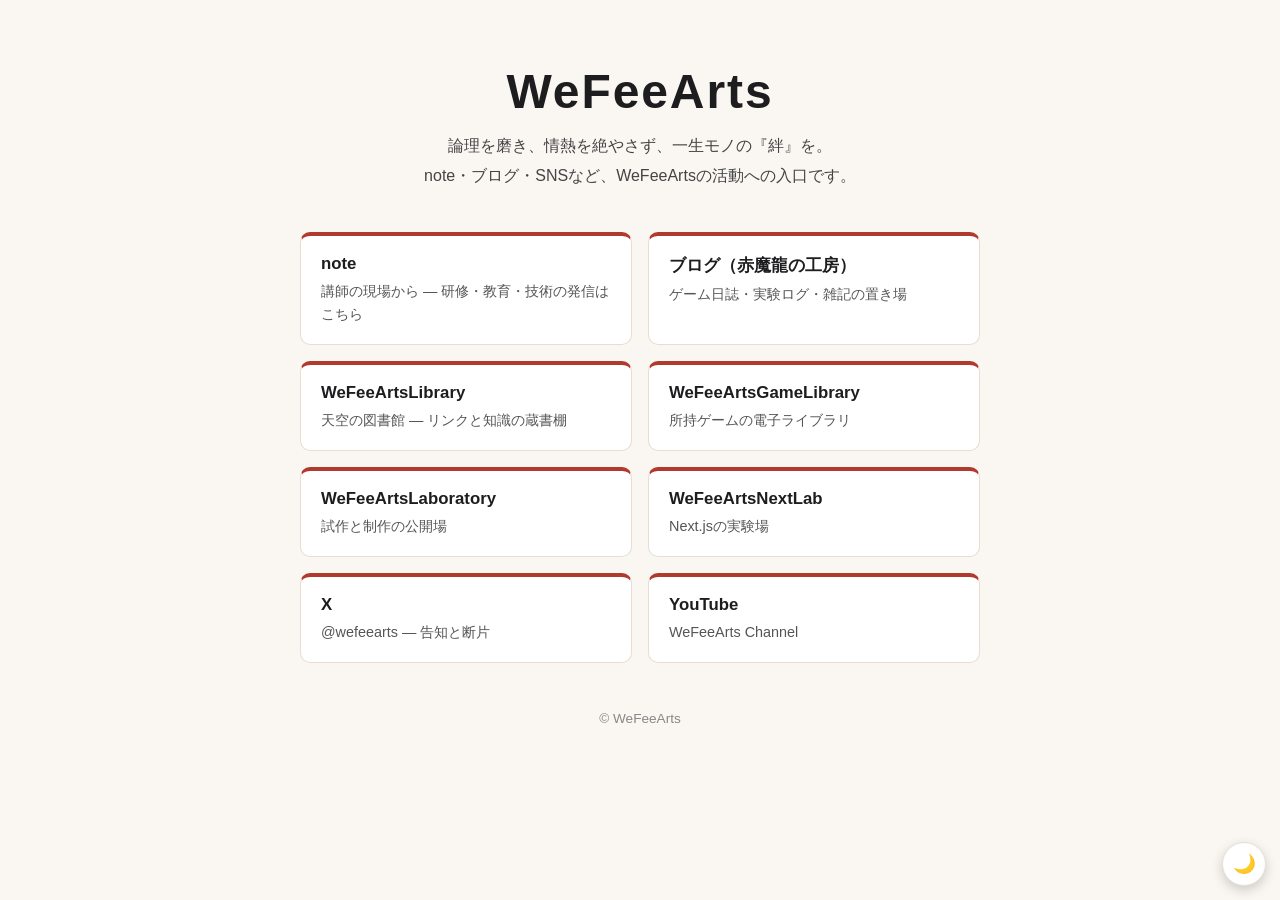
<file: index.html>
<!DOCTYPE html>
<html lang="ja">
<head>
<meta charset="UTF-8">
<meta name="viewport" content="width=device-width, initial-scale=1.0">
<title>WeFeeArts | ポータル</title>
<meta name="description" content="WeFeeArtsのハブサイト。note・ブログ・SNSへの看板です。">
<meta property="og:title" content="WeFeeArts | ポータル">
<meta property="og:description" content="論理を磨き、情熱を絶やさず、一生モノの『絆』を。note・ブログ・SNSなど、WeFeeArtsの活動への入口です。">
<meta property="og:type" content="website">
<meta property="og:url" content="https://akamaryuu.github.io/WeFeeArtsHub/">
<meta property="og:image" content="https://akamaryuu.github.io/WeFeeArtsHub/assets/ogp/hub.jpg">
<meta name="twitter:card" content="summary_large_image">
<link rel="stylesheet" href="assets/style.css">
<script>try{var t=localStorage.getItem('wf-theme');if(t)document.documentElement.setAttribute('data-theme',t);}catch(e){}</script>
<!-- Google tag (gtag.js) -->
<script async src="https://www.googletagmanager.com/gtag/js?id=G-0GS730LWDG"></script>
<script>
window.dataLayer = window.dataLayer || [];
function gtag(){dataLayer.push(arguments);}
gtag('js', new Date());
gtag('config', 'G-0GS730LWDG');
</script>
</head>
<body>
<main class="portal">
  <h1>WeFeeArts</h1>
  <p class="tagline">論理を磨き、情熱を絶やさず、一生モノの『絆』を。<br>note・ブログ・SNSなど、WeFeeArtsの活動への入口です。</p>

  <nav class="cards">
    <a class="card" href="https://note.com/wefeearts">
      <span class="card-title">note</span>
      <span class="card-desc">講師の現場から — 研修・教育・技術の発信はこちら</span>
    </a>
    <a class="card" href="/WeFeeArtsBlogs/">
      <span class="card-title">ブログ（赤魔龍の工房）</span>
      <span class="card-desc">ゲーム日誌・実験ログ・雑記の置き場</span>
    </a>
    <a class="card" href="/WeFeeArtsLibrary/">
      <span class="card-title">WeFeeArtsLibrary</span>
      <span class="card-desc">天空の図書館 — リンクと知識の蔵書棚</span>
    </a>
    <a class="card" href="/WeFeeArtsGameLibrary/">
      <span class="card-title">WeFeeArtsGameLibrary</span>
      <span class="card-desc">所持ゲームの電子ライブラリ</span>
    </a>
    <a class="card" href="/WeFeeArtsLaboratory/">
      <span class="card-title">WeFeeArtsLaboratory</span>
      <span class="card-desc">試作と制作の公開場</span>
    </a>
    <a class="card" href="/WeFeeArtsNextLab/">
      <span class="card-title">WeFeeArtsNextLab</span>
      <span class="card-desc">Next.jsの実験場</span>
    </a>
    <a class="card" href="https://x.com/wefeearts">
      <span class="card-title">X</span>
      <span class="card-desc">@wefeearts — 告知と断片</span>
    </a>
    <a class="card" href="https://www.youtube.com/@WeFeeArts">
      <span class="card-title">YouTube</span>
      <span class="card-desc">WeFeeArts Channel</span>
    </a>
    <!-- 仕事側Pagesが決まったらここに1枚追加:
    <a class="card" href="WORK_PAGES_URL">
      <span class="card-title">仕事・実績</span>
      <span class="card-desc">業務のご相談・実績はこちら</span>
    </a>
    -->
  </nav>

  <footer>
    <p>© WeFeeArts</p>
  </footer>
</main>
<button type="button" class="theme-toggle" onclick="wfToggleTheme()" aria-label="テーマ切り替え"></button>
<script>
function wfThemeNow(){var t=document.documentElement.getAttribute('data-theme');if(t)return t;return window.matchMedia('(prefers-color-scheme: dark)').matches?'dark':'light';}
function wfThemeBtn(){var b=document.querySelector('.theme-toggle');if(b)b.textContent=wfThemeNow()==='dark'?'\u2600\uFE0F':'\uD83C\uDF19';}
function wfToggleTheme(){var n=wfThemeNow()==='dark'?'light':'dark';document.documentElement.setAttribute('data-theme',n);try{localStorage.setItem('wf-theme',n);}catch(e){}wfThemeBtn();}
wfThemeBtn();
</script>
</body>
</html>
</file>
<file: assets/style.css>
:root {
  color-scheme: light dark;
  --accent: #b03a2e;
  --ink: #1d1d1f;
  --paper: #faf7f2;
  --card: #ffffff;
}
* { box-sizing: border-box; }
body {
  margin: 0;
  font-family: "Hiragino Kaku Gothic ProN", "Yu Gothic", sans-serif;
  background: var(--paper);
  color: var(--ink);
}
.portal {
  max-width: 720px;
  margin: 0 auto;
  padding: 64px 20px 40px;
  text-align: center;
}
.guild {
  letter-spacing: 0.35em;
  color: var(--accent);
  font-weight: 700;
  margin: 0 0 8px;
}
h1 { font-size: 3rem; letter-spacing: 0.04em; margin: 0 0 12px; }
.tagline { line-height: 1.9; color: #444; margin: 0 0 40px; }
.cards {
  display: grid;
  grid-template-columns: repeat(auto-fit, minmax(240px, 1fr));
  gap: 16px;
  text-align: left;
}
.card {
  display: block;
  background: var(--card);
  border: 1px solid #e6ded2;
  border-top: 4px solid var(--accent);
  border-radius: 10px;
  padding: 18px 20px;
  text-decoration: none;
  color: var(--ink);
}
.card:hover { border-color: var(--accent); }
.card-title { display: block; font-weight: 700; font-size: 1.05rem; margin-bottom: 6px; }
.card-desc { display: block; font-size: 0.9rem; color: #555; line-height: 1.6; }
footer { margin-top: 48px; color: #888; font-size: 0.85rem; }

/* ダークテーマ（端末設定に自動追従） */
@media (prefers-color-scheme: dark) {
  :root {
    --accent: #d4695b;
    --ink: #ece7df;
    --paper: #17140f;
    --card: #221e18;
  }
  .tagline { color: #b8b0a2; }
  .card { border-color: #3a342a; }
  .card-desc { color: #a89f92; }
  footer { color: #8a8175; }
}

/* テーマ切り替えボタン＋手動指定（端末設定より優先） */
.theme-toggle { position: fixed; right: 14px; bottom: 14px; z-index: 50; width: 44px; height: 44px; border-radius: 999px; border: 1px solid #e6ded2; background: var(--card); color: var(--ink); font-size: 1.15rem; cursor: pointer; box-shadow: 0 4px 12px rgba(0, 0, 0, 0.18); }
:root[data-theme="dark"] { --accent: #d4695b; --ink: #ece7df; --paper: #17140f; --card: #221e18; }
:root[data-theme="dark"] .tagline { color: #b8b0a2; }
:root[data-theme="dark"] .card { border-color: #3a342a; }
:root[data-theme="dark"] .card-desc { color: #a89f92; }
:root[data-theme="dark"] footer { color: #8a8175; }
:root[data-theme="dark"] .theme-toggle { border-color: #3a342a; }
:root[data-theme="light"] { --accent: #b03a2e; --ink: #1d1d1f; --paper: #faf7f2; --card: #ffffff; }
:root[data-theme="light"] .tagline { color: #444; }
:root[data-theme="light"] .card { border-color: #e6ded2; }
:root[data-theme="light"] .card-desc { color: #555; }
:root[data-theme="light"] footer { color: #888; }
:root[data-theme="light"] .theme-toggle { border-color: #e6ded2; }
</file>
